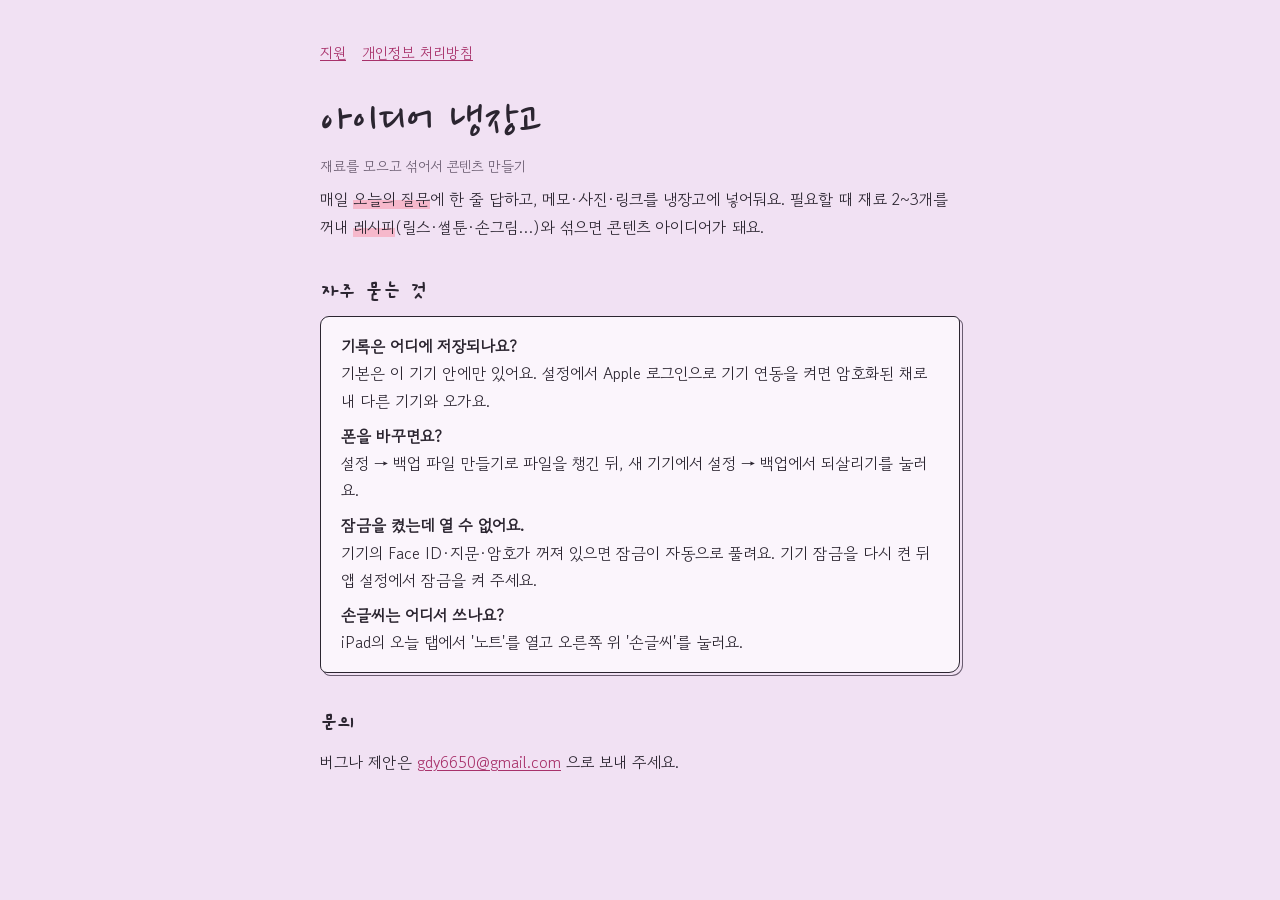
<file: index.html>
<!doctype html><html lang="ko"><head><meta charset="utf-8"><meta name="viewport" content="width=device-width,initial-scale=1"><link rel="preconnect" href="https://fonts.googleapis.com"><link rel="stylesheet" href="https://fonts.googleapis.com/css2?family=Nanum+Pen+Script&family=Gaegu:wght@700&family=Gowun+Dodum&display=swap"><link rel="stylesheet" href="style.css"><title>아이디어 냉장고 지원</title></head><body><main>
<nav><a href="./">지원</a><a href="privacy.html">개인정보 처리방침</a></nav>
<h1>아이디어 냉장고</h1>
<p class="meta">재료를 모으고 섞어서 콘텐츠 만들기</p>
<p>매일 <span class="mk">오늘의 질문</span>에 한 줄 답하고, 메모·사진·링크를 냉장고에 넣어둬요. 필요할 때 재료 2~3개를 꺼내 <span class="mk">레시피</span>(릴스·썰툰·손그림…)와 섞으면 콘텐츠 아이디어가 돼요.</p>
<h2>자주 묻는 것</h2>
<div class="card">
<p><b>기록은 어디에 저장되나요?</b><br>기본은 이 기기 안에만 있어요. 설정에서 Apple 로그인으로 기기 연동을 켜면 암호화된 채로 내 다른 기기와 오가요.</p>
<p><b>폰을 바꾸면요?</b><br>설정 → 백업 파일 만들기로 파일을 챙긴 뒤, 새 기기에서 설정 → 백업에서 되살리기를 눌러요.</p>
<p><b>잠금을 켰는데 열 수 없어요.</b><br>기기의 Face ID·지문·암호가 꺼져 있으면 잠금이 자동으로 풀려요. 기기 잠금을 다시 켠 뒤 앱 설정에서 잠금을 켜 주세요.</p>
<p style="margin:0"><b>손글씨는 어디서 쓰나요?</b><br>iPad의 오늘 탭에서 '노트'를 열고 오른쪽 위 '손글씨'를 눌러요.</p>
</div>
<h2>문의</h2>
<p>버그나 제안은 <a href="mailto:gdy6650@gmail.com">gdy6650@gmail.com</a> 으로 보내 주세요.</p>
</main></body></html>
</file>
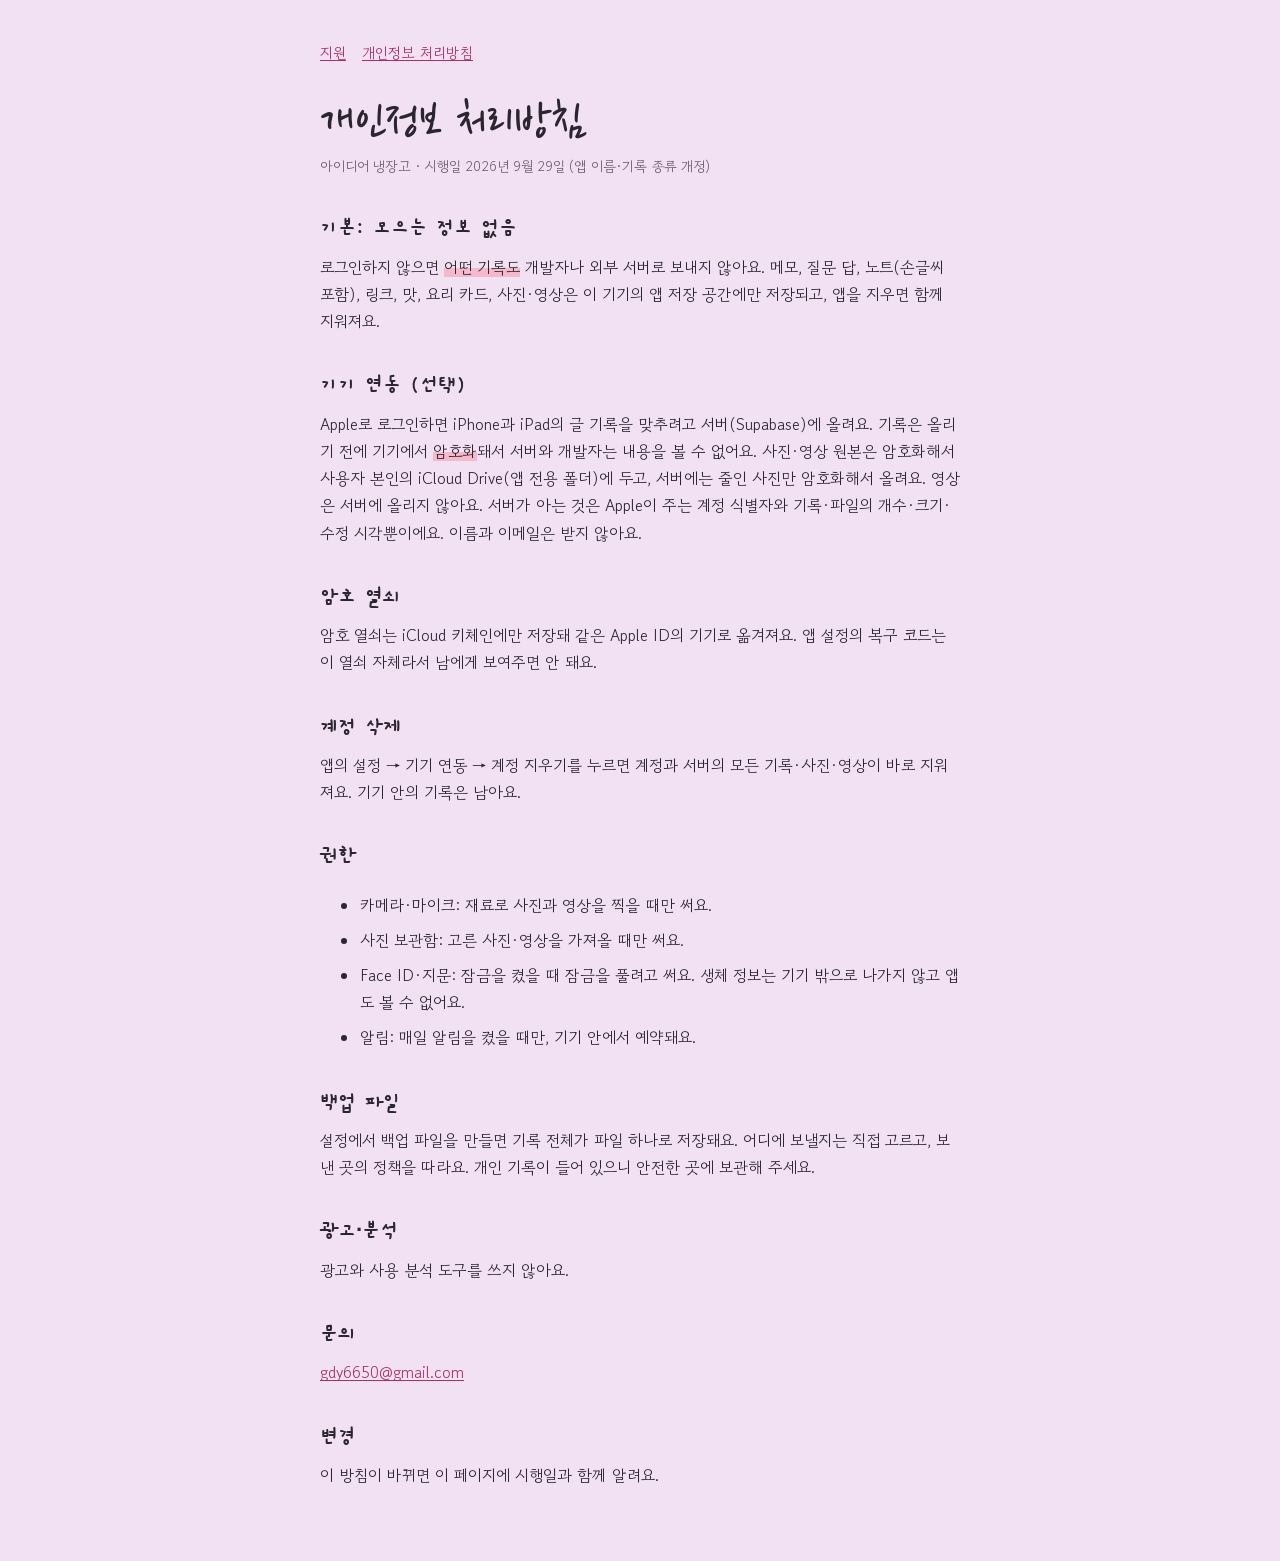
<file: privacy.html>
<!doctype html><html lang="ko"><head><meta charset="utf-8"><meta name="viewport" content="width=device-width,initial-scale=1"><link rel="preconnect" href="https://fonts.googleapis.com"><link rel="stylesheet" href="https://fonts.googleapis.com/css2?family=Nanum+Pen+Script&family=Gaegu:wght@700&family=Gowun+Dodum&display=swap"><link rel="stylesheet" href="style.css"><title>아이디어 냉장고 개인정보 처리방침</title></head><body><main>
<nav><a href="./">지원</a><a href="privacy.html">개인정보 처리방침</a></nav>
<h1>개인정보 처리방침</h1>
<p class="meta">아이디어 냉장고 · 시행일 2026년 9월 29일 (앱 이름·기록 종류 개정)</p>
<h2>기본: 모으는 정보 없음</h2>
<p>로그인하지 않으면 <span class="mk">어떤 기록도</span> 개발자나 외부 서버로 보내지 않아요. 메모, 질문 답, 노트(손글씨 포함), 링크, 맛, 요리 카드, 사진·영상은 이 기기의 앱 저장 공간에만 저장되고, 앱을 지우면 함께 지워져요.</p>
<h2>기기 연동 (선택)</h2>
<p>Apple로 로그인하면 iPhone과 iPad의 글 기록을 맞추려고 서버(Supabase)에 올려요. 기록은 올리기 전에 기기에서 <span class="mk">암호화</span>돼서 서버와 개발자는 내용을 볼 수 없어요. 사진·영상 원본은 암호화해서 사용자 본인의 iCloud Drive(앱 전용 폴더)에 두고, 서버에는 줄인 사진만 암호화해서 올려요. 영상은 서버에 올리지 않아요. 서버가 아는 것은 Apple이 주는 계정 식별자와 기록·파일의 개수·크기·수정 시각뿐이에요. 이름과 이메일은 받지 않아요.</p>
<h2>암호 열쇠</h2>
<p>암호 열쇠는 iCloud 키체인에만 저장돼 같은 Apple ID의 기기로 옮겨져요. 앱 설정의 복구 코드는 이 열쇠 자체라서 남에게 보여주면 안 돼요.</p>
<h2>계정 삭제</h2>
<p>앱의 설정 → 기기 연동 → 계정 지우기를 누르면 계정과 서버의 모든 기록·사진·영상이 바로 지워져요. 기기 안의 기록은 남아요.</p>
<h2>권한</h2>
<ul>
<li>카메라·마이크: 재료로 사진과 영상을 찍을 때만 써요.</li>
<li>사진 보관함: 고른 사진·영상을 가져올 때만 써요.</li>
<li>Face ID·지문: 잠금을 켰을 때 잠금을 풀려고 써요. 생체 정보는 기기 밖으로 나가지 않고 앱도 볼 수 없어요.</li>
<li>알림: 매일 알림을 켰을 때만, 기기 안에서 예약돼요.</li>
</ul>
<h2>백업 파일</h2>
<p>설정에서 백업 파일을 만들면 기록 전체가 파일 하나로 저장돼요. 어디에 보낼지는 직접 고르고, 보낸 곳의 정책을 따라요. 개인 기록이 들어 있으니 안전한 곳에 보관해 주세요.</p>
<h2>광고·분석</h2>
<p>광고와 사용 분석 도구를 쓰지 않아요.</p>
<h2>문의</h2>
<p><a href="mailto:gdy6650@gmail.com">gdy6650@gmail.com</a></p>
<h2>변경</h2>
<p>이 방침이 바뀌면 이 페이지에 시행일과 함께 알려요.</p>
</main></body></html>
</file>
<file: style.css>
:root{--paper:#F1E1F3;--paperLight:#FBF5FC;--ink:#2B2530;--inkSoft:#6A5C70;--marker:#F6B8CB;--accent:#A8316A}
@media (prefers-color-scheme:dark){:root{--paper:#211A25;--paperLight:#2C2331;--ink:#EADCF0;--inkSoft:#B9A6C0;--marker:#6B2C4A;--accent:#F29BBB}}
*{box-sizing:border-box}
body{margin:0;background:var(--paper);color:var(--ink);font-family:"Gowun Dodum","Apple SD Gothic Neo","Noto Sans KR",sans-serif;line-height:1.7;padding-inline:20px;padding-block:40px 64px}
main{max-width:640px;margin:0 auto}
h1{font-family:"Nanum Pen Script",cursive;font-weight:400;font-size:52px;line-height:1.1;margin:0 0 4px}
h2{font-family:"Gaegu",sans-serif;font-size:22px;margin:32px 0 6px}
p,li{margin:0 0 8px}
.meta{color:var(--inkSoft);font-size:14px}
.mk{background:linear-gradient(transparent 55%,var(--marker) 55% 92%,transparent 92%)}
a{color:var(--accent)}
nav{display:flex;gap:16px;margin-bottom:28px;font-size:15px}
.card{background:var(--paperLight);border:1.5px solid var(--ink);border-radius:9px 6px 11px 7px;padding:16px 20px;box-shadow:3px 3px 0 -1px var(--paper),3px 3px 0 0 var(--inkSoft)}
</file>
